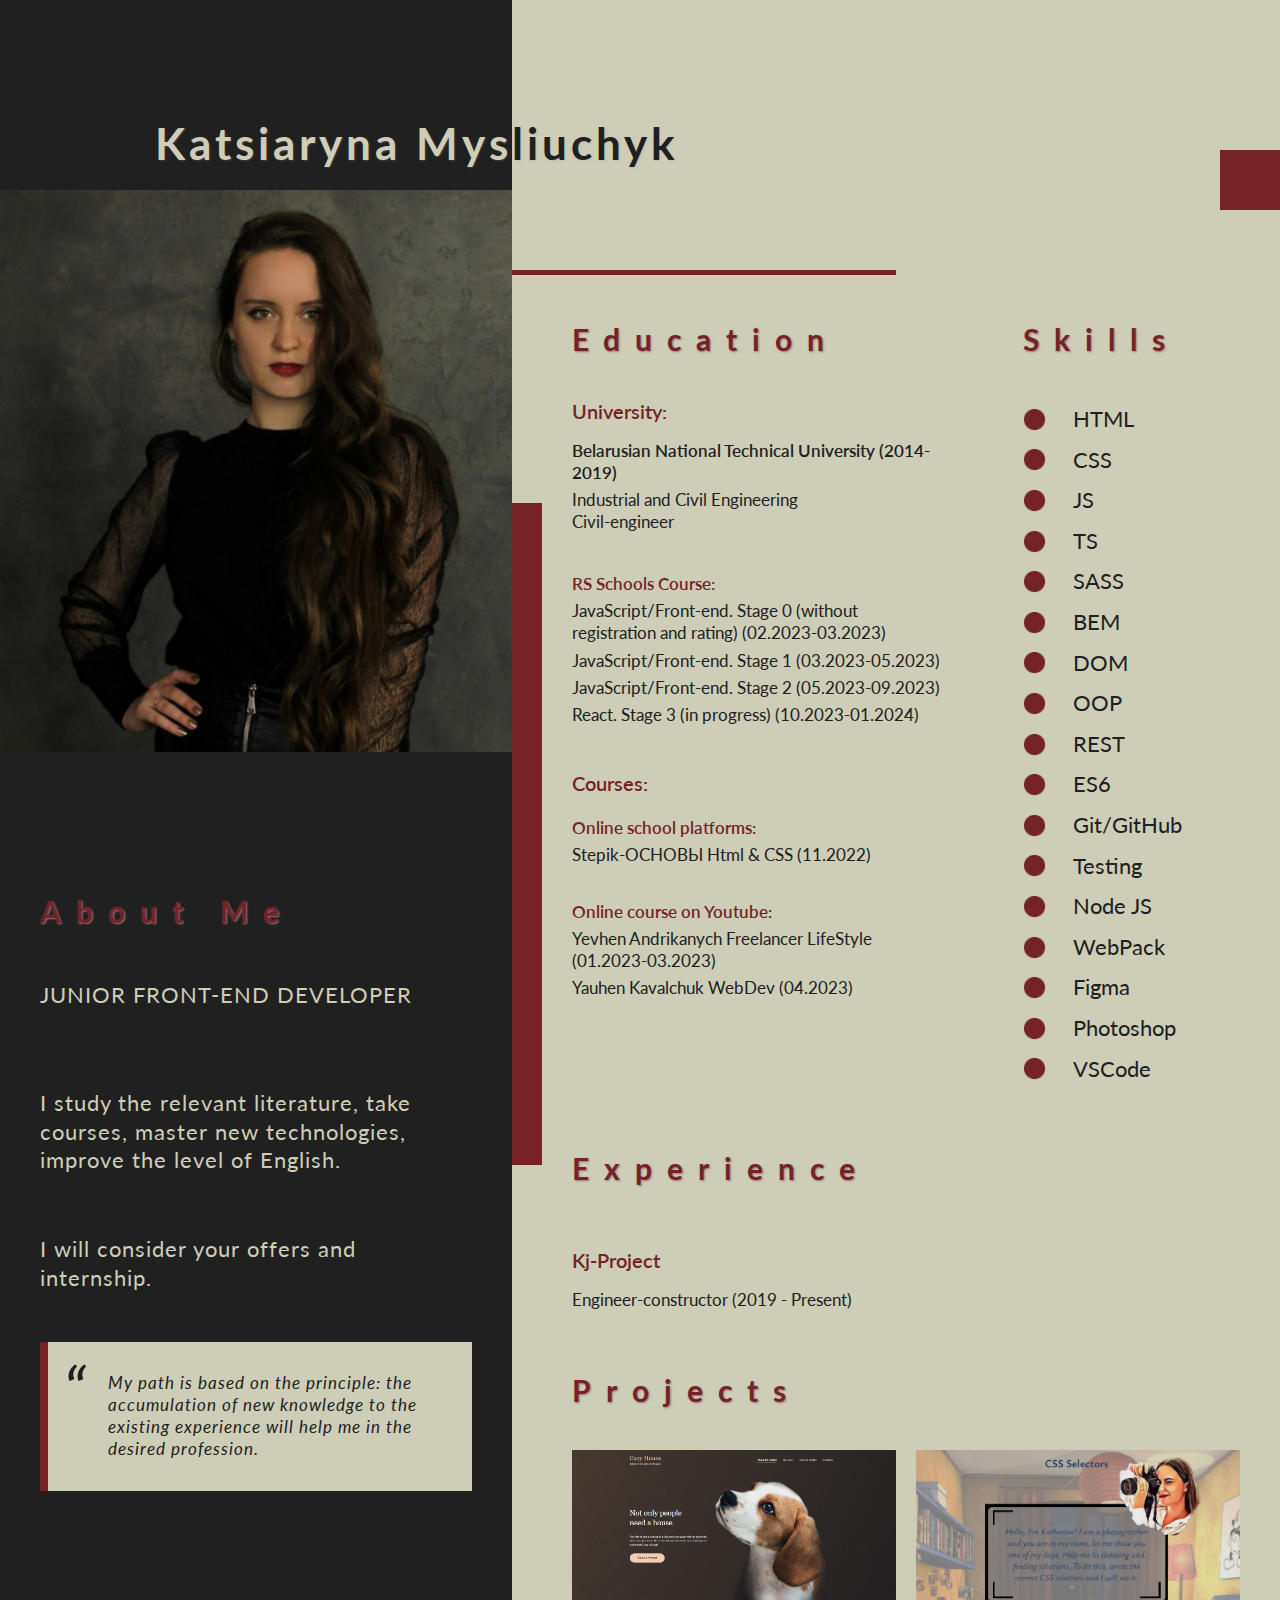
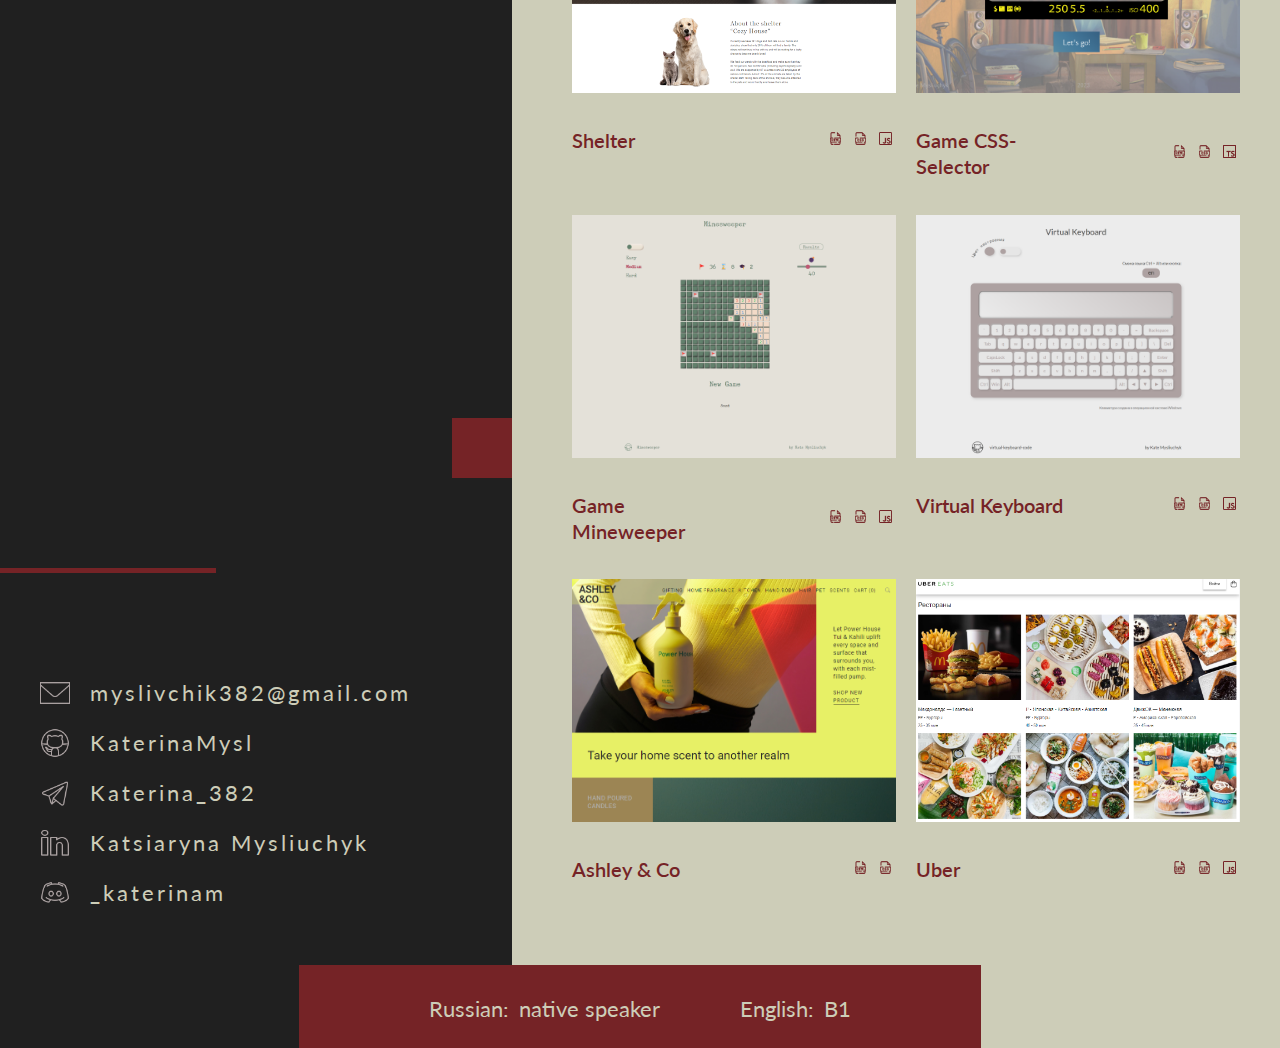
<file: index-печать.html>
<!DOCTYPE html>
<html lang="en">
  <head>
    <meta charset="UTF-8" />
    <meta http-equiv="X-UA-Compatible" content="IE=edge" />
    <meta name="viewport" content="width=device-width, initial-scale=1.0" />
    <title>CV Katsiaryna Mysliuchyk</title>
    <link
      href="https://fonts.googleapis.com/css?family=Lato:regular,600&amp;display=swap"
      rel="stylesheet"
    />
    <link rel="stylesheet" href="css/style.css" />
    <link rel="icon" href="img/favicon.png">
  </head>

  <body>
    <div class="wrapper">
      
      <main class="content">
        <section class="content__personname personname">
          <h1 class="personname__textblock">
            <span class="personname__light light">Katsiaryna Mys</span
            ><span class="personname__dark dark">liuchyk</span>
          </h1>
        </section>
        <div class="content__block">
          <div class="content__column1">
            <section class="content__me me">
              <div class="me__photo">
                <img src="img/IMG.jpg" alt="photo" />
              </div>
              <div class="me__info info">
                <h2 id="About" class="me__title title">About Me</h2>
                <p class="me__subtitle subtitle">junior front-end developer</p>
                <p class="me__light light">
                 I study the
                  relevant literature, take courses, master new technologies,
                  improve the level of English. 
                </p>
                <p class="me__light light">
                  I will consider your offers and internship.
                </p>
                <blockquote>
                  My path is based on the principle: the accumulation of new
                  knowledge to the existing experience will help me in the
                  desired profession.
                </blockquote>
              </div>
            </section>
            <div id="Contact" class="content__contact contact">
              <div class="contact__block">
                <div class="contact__link light">
                  <img src="img/mail.png" alt="E-mail" />
                  myslivchik382@gmail.com
                </div>
              </div>
              <div class="contact__block">
                <div class="contact__link light">
                  <a href="https://github.com/KaterinaMysl"
                    ><img src="img/github.png" alt="GitHub" /> KaterinaMysl</a
                  >
                </div>
              </div>
              <div class="contact__block">
                <div class="contact__link light">
                  <a href="https://t.me/Katerina_382">
                    <img src="img/telegram.png" alt="Telegram" /> Katerina_382
                  </a>
                </div>
              </div>
              <div class="contact__block">
                <div class="contact__link light">
                  <a href="https://www.linkedin.com/in/katsiaryna-m-89393a248/"
                    ><img src="img/linkedin.png" alt="LinkedIn" /> Katsiaryna
                    Mysliuchyk</a
                  >
                </div>
              </div>
              <div class="contact__block">
                <div class="contact__link light">
                  <img src="img/discord.png" alt="Discord" />
                  _katerinam
                </div>
              </div>
            </div>
          </div>
          <div class="content__column2">
            <div class="content__box">
              <div class="content__column3">
                <section class="content__education education">
                  <div class="education__info info">
                    <h2 id="Education" class="education__title title">
                      Education
                    </h2>
                    <div class="education__univer">
                      <h3 class="education__medium-title medium-title medium">
                        University:
                      </h3>
                      <ul>
                        <li class="education__bolt-title">
                          Belarusian National Technical University (2014-2019)
                          <ul>
                            <li class="education__dark dark">
                              Industrial and Civil Engineering <br />
                              Civil-engineer
                            </li>
                          </ul>
                        </li>
                        <li class="education__medium-title medium-title medium">
                          RS Schools Course:
                          <ul>
                            <li class="education__dark dark">
                              <a href="https://rs.school/js-stage0/"
                                >JavaScript/Front-end. Stage 0 (without
                                registration and rating) (02.2023-03.2023)</a
                              >
                            </li>
                            <li class="education__dark dark">
                              <a href="https://rs.school/js/"
                                >JavaScript/Front-end. Stage 1 (03.2023-05.2023)
                              </a>
                            </li>
                            <li class="education__dark dark">
                              <a href="https://rs.school/js/"
                                >JavaScript/Front-end. Stage 2
                                (05.2023-09.2023)</a
                              >
                            </li>
                            <li class="education__dark dark">
                              <a href="https://rs.school/react/"
                                >React. Stage 3 (in progress)
                                (10.2023-01.2024)</a
                              >
                            </li>
                          </ul>
                        </li>
                      </ul>
                    </div>
                    <div class="education__courses">
                      <h3 class="education__medium-title medium-title medium">
                        Courses:
                      </h3>
                      <ul>
                        <li class="education__medium-title medium-title medium">
                          Online school platforms:
                          <ul>
                            <li class="education__dark dark">
                              <a href="https://stepik.org/catalog"
                                >Stepik-ОСНОВЫ Html & CSS (11.2022)</a
                              >
                            </li>
                          </ul>
                        </li>
                        <li class="education__medium-title medium-title medium">
                          Online course on Youtube:
                          <ul>
                            <li class="education__dark dark">
                              <a
                                href="https://www.youtube.com/c/FreelancerLifeStyle?app=desktop"
                              >
                                Yevhen Andrikanych Freelancer LifeStyle
                                (01.2023-03.2023)</a
                              >
                            </li>
                            <li class="education__dark dark">
                              <a
                                href="https://www.youtube.com/@YauhenKavalchuk/featured"
                              >
                                Yauhen Kavalchuk WebDev (04.2023)
                              </a>
                            </li>
                          </ul>
                        </li>
                      </ul>
                    </div>
                  </div>
                </section>
              </div>
              <div class="content__column4">
                <section id="Skills" class="content__skills skills">
                  <div class="skills__info info">
                    <h2 class="skills__title title">Skills</h2>
                    <div class="skills__name">
                      <ul>
                        <li>HTML</li>
                        <li>CSS</li>
                        <li>JS</li>
                        <li>TS</li>
                        <li>SASS</li>
                        <li>BEM</li>
                        <li>DOM</li>
                        <li>OOP</li>
                        <li>REST</li>
                        <li>ES6</li>
                        <li>Git/GitHub</li>
                        <li>Testing</li>
                        <li>Node JS</li>
                        <li>WebPack</li>
                        <li>Figma</li>
                        <li>Photoshop</li>
                        <li>VSCode</li>
                      </ul>
                    </div>
                  </div>
                </section>
              </div>
            </div>
            <section id="Experience" class="content__experience experience">
              <div class="experience__info info">
                <h2 class="experience__title title">Experience</h2>
                <div class="experience__work">
                  <h3 class="experience__name medium-title medium">
                    Kj-Project
                  </h3>
                  <div class="experience__courses">
                    Engineer-constructor (2019 - Present) 
                  </div>
                </div>
              </div>
            </section>
            <section id="Projects" class="content__projects projects">
              <div class="projects__info info">
                <h2 class="projects__title title">Projects</h2>
                <div class="projects__block">
                  <div class="projects__block-item">
                    <a
                      href="https://rolling-scopes-school.github.io/katerinamysl-JSFE2023Q1/shelter/pages/main/index.html"
                      target="_blank"
                    >
                      <div class="projects__item-photo">
                        <img
                          src="img/227746522-a8833b1d-51df-437c-b142-afd39fb72f55.png"
                          alt="Sheltor"
                        />
                      </div>
                      <div class="projects__item-description">
                        <h3 class="projects__item-title medium-title medium">
                          Shelter
                        </h3>
                        <div class="projects__item-instrument">
                          <img src="img/html.png" alt="html" />
                          <img src="img/css.png" alt="css" />
                          <img src="img/js.png" alt="js" />
                        </div>
                      </div>
                    </a>
                  </div>
                  <div class="projects__block-item">
                    <a
                      href="https://rolling-scopes-school.github.io/katerinamysl-JSFE2023Q1/RSS-CSS-Selectors/"
                      target="_blank"
                    >
                      <div class="projects__item-photo">
                        <img src="img/CSS-Selector.png" alt="CSS-Selector" />
                      </div>
                      <div class="projects__item-description">
                        <h3 class="projects__item-title medium-title medium">
                          Game CSS-Selector
                        </h3>
                        <div class="projects__item-instrument">
                          <img src="img/html.png" alt="html" />
                          <img src="img/css.png" alt="css" />
                          <img src="img/ts.png" alt="ts" />
                        </div>
                      </div>
                    </a>
                  </div>
                  <div class="projects__block-item">
                    <a
                      href="https://rolling-scopes-school.github.io/katerinamysl-JSFE2023Q1/minesweeper/"
                      target="_blank"
                    >
                      <div class="projects__item-photo">
                        <img src="img/mineweeper.png" alt="Mineweeper" />
                      </div>
                      <div class="projects__item-description">
                        <h3 class="projects__item-title medium-title medium">
                          Game Mineweeper
                        </h3>
                        <div class="projects__item-instrument">
                          <img src="img/html.png" alt="html" />
                          <img src="img/css.png" alt="css" />
                          <img src="img/js.png" alt="js" />
                        </div>
                      </div>
                    </a>
                  </div>
                  <div class="projects__block-item">
                    <a
                      href="https://katerinamysl.github.io/virtual-keyboard/"
                      target="_blank"
                    >
                      <div class="projects__item-photo">
                        <img src="img/keyboard.png" alt="Keyboard" />
                      </div>
                      <div class="projects__item-description">
                        <h3 class="projects__item-title medium-title medium">
                          Virtual Keyboard
                        </h3>
                        <div class="projects__item-instrument">
                          <img src="img/html.png" alt="html" />
                          <img src="img/css.png" alt="css" />
                          <img src="img/js.png" alt="js" />
                        </div>
                      </div>
                    </a>
                  </div>
                  <div class="projects__block-item">
                    <a
                      href="https://katerinamysl.github.io/Ashley_Co/"
                      target="_blank"
                    >
                      <div class="projects__item-photo">
                        <img src="img/ashley.png" alt="Ashley & Co" />
                      </div>
                      <div class="projects__item-description">
                        <h3 class="projects__item-title medium-title medium">
                          Ashley &amp; Co
                        </h3>
                        <div class="projects__item-instrument">
                          <img src="img/html.png" alt="html" />
                          <img src="img/css.png" alt="css" />
                        </div>
                      </div>
                    </a>
                  </div>
                  <div class="projects__block-item">
                    <a
                      href="https://katerinamysl.github.io/Uber/"
                      target="_blank"
                    >
                      <div class="projects__item-photo">
                        <img src="img/Uber.png" alt="uber" />
                      </div>
                      <div class="projects__item-description">
                        <h3 class="projects__item-title medium-title medium">
                          Uber
                        </h3>
                        <div class="projects__item-instrument">
                          <img src="img/html.png" alt="html" />
                          <img src="img/css.png" alt="css" />
                          <img src="img/js.png" alt="js" />
                        </div>
                      </div>
                    </a>
                  </div>
                </div>
              </div>
            </section>
          
          </div>
        </div>
      </main>
      <footer id="Languages" class="footer">
        <div class="footer__box">
          <div class="footer__row light">
            <div class="footer__language">
              <div class="footer__name">Russian:</div>
              <div class="footer__point">native speaker</div>
            </div>
            <div class="footer__language">
              <div class="footer__name">English:</div>
              <div class="footer__point">B1</div>
            </div>
          </div>
        </div>
      </footer>
    </div>
  </body>
</html>
</file>
<file: css/style.css>
* {
  padding: 0;
  margin: 0;
  border: 0;
  box-sizing: border-box;
}
ul li {
  list-style: none;
}
a,
a:visited {
  text-decoration: none;
  color: inherit;
}
a:hover {
  text-decoration: none;
  color: inherit;
}
html,
body {
  height: 100%;
  line-height: 1.3;
  font-size: 17px;
  color: rgb(32, 32, 32);
  font-weight: 400;
  font-family: lato;
}
.wrapper {
  min-height: 100%;
  overflow: hidden;
  display: flex;
  flex-direction: column;
  position: relative;
  background: #cdcdb8;
}
.title {
  margin: 60px 0px 40px 0px;
  color: #752326;
  -webkit-text-fill-color: rgb(117, 35, 38);
  letter-spacing: 15px;
  text-shadow: 1px 1px 2px #967879;
  font-size: 30px;
  position: relative;
}
.title:hover {
  color: #262121;
}
.me__info .subtitle {
  color: #cdcdb8;
  font-size: 22px;
  text-transform: uppercase;
  padding-bottom: 70px;
}
.light {
  color: #cdcdb8;
  font-size: 22px;
}
.medium {
  color: #752326;
  font-weight: 600;
}
.dark {
  color: #202020;
}
.header {
  position: fixed;
  width: 60%;
  right: 0;
  top: 0;
  z-index: 50;
  background: #752326d3;
}
.header__menu {
  display: flex;
  justify-content: right;
  align-items: center;
  height: 100%;
  padding: 0px 28px 0px 28px;
}
.menu {
}
.menu__list {
  display: flex;
  flex-wrap: wrap;
  padding: 15px 0px 15px 0px;
  align-items: center;
  justify-content: center;
}
.menu__list li:hover {
  color: rgb(32, 32, 32);
}
.menu__item {
  padding: 0px 10px 0px 10px;
}
.menu__link {
}
.projects__item-title {
  width: 50%;
}
@media screen and (max-width: 1150px) {
  .header {
    width: 100%;
  }
  .menu__list {
    font-size: 18px;
  }
  .header__menu {
    justify-content: center;
  }
  .title {
    margin: 40px 0px 30px 0px;
    color: #752326;
    letter-spacing: 15px;
    text-shadow: 1px 1px 2px #967879;
    font-size: 30px;
    position: relative;
  }
}
.content {
  display: flex;
  flex-direction: row;
  flex: 1 1 auto;
  min-height: 100%;
}
.personname__textblock .dark {
  top: 115px;
  position: absolute;
  left: 40%;
  text-shadow: 1px 1px 2px #afacac86;
  font-size: 44px;
  letter-spacing: 4px;
}
.personname__textblock .light {
  top: 115px;
  position: absolute;
  right: 60%;
  text-shadow: 1px 1px 2px #7054557d;
  font-size: 44px;
  z-index: 50;
  letter-spacing: 4px;
}
@media screen and (max-width: 1150px) {
  .personname__textblock {
    /* position: absolute; */
    margin: 0 auto;
    /* width: 1400px; */
    text-align: center;
    left: 55%;
  }
  .personname__textblock,
  .personname__textblock .light,
  .personname__textblock .dark {
    position: absolute;
    top: 55px;
    font-size: 24px;
    color: #cdcdb8;
    z-index: 10;
    letter-spacing: 1px;
    text-align: center;
  }

  .personname__textblock .light {
    min-width: 180px;
  }
}

@media screen and (max-width: 640px) {
  .personname__textblock {
    left: 60%;
  }
}
@media screen and (max-width: 400px) {
  .personname__textblock {
    left: 65%;
  }
  .personname__textblock,
  .personname__textblock .light,
  .personname__textblock .dark {
    font-size: 22px;
    top: 65px;
  }
  .personname__textblock .light {
    min-width: 165px;
  }
}

.content__block {
  display: flex;
  height: 100%;
  width: 100%;
}
.content__column1 {
  flex: 1 0 40%;
  background: #202020;
  padding: 0px 40px 0px 40px;
  display: flex;
  flex-direction: column;
  min-height: 100%;
  position: relative;
}
.content__column1:after {
  content: "";
  position: absolute;
  left: 100%;
  top: 19%;
  width: 30px;
  height: 25%;
  background-color: #752326;
}
.content__column2 {
  flex: 1 0 60%;
  padding: 0px 40px 0px 60px;
  position: relative;
}
.content__column2:before {
  content: "";
  position: absolute;
  left: 0px;
  top: 270px;
  width: 50%;
  height: 5px;
  background-color: #752326;
}
.content__column2:after {
  content: "";
  position: absolute;
  right: 0px;
  top: 150px;
  width: 60px;
  height: 60px;
  background-color: #752326;
}
@media screen and (max-width: 1150px) {
  .content__block {
    display: flex;
    flex-direction: column;
  }
  .content__column2:before {
    top: 90px;
  }
  .content__column2:after {
    top: 20px;
    height: 50px;
  }
  .content__column2 {
    padding: 0px 40px 0px 40px;
  }
}
.content__me {
  flex: 1 1 auto;
}
.me__photo {
  margin: 190px -40px 0px -40px;
  position: relative;
  padding-bottom: 130%;
}
.me__photo img {
  position: absolute;
  left: 0;
  top: 0;
  width: 100%;
  height: 100%;
  object-fit: cover;
}
.me__info {
  padding: 80px 0px 0px 0px;
  letter-spacing: 1px;
}
.me__info p {
  padding: 10px 0px 50px 0px;
  z-index: 70;
}
@media screen and (max-width: 1150px) {
  .me__info {
    padding: 20px 0px 0px 0px;
  }
  .me__info p {
    padding: 10px 0px 30px 0px;
    z-index: 70;
  }
  .me__photo {
    display: flex;

    margin: 0px auto;
    margin-top: 190px;
    height: 300px;
    width: 200px;
    position: relative;
    padding-bottom: 10px;
  }
  .me__photo img {
    position: absolute;
    left: 0;
    top: 0;
    object-fit: cover;
  }
}
blockquote {
  color: #202020;
  padding: 30px 30px 30px 60px;
  border-left: 8px solid #752326;
  position: relative;
  background-color: #cdcdb8;
  font-style: italic;
  z-index: 70;
}
blockquote:before {
  content: "\201C";
  color: #202020;
  font-size: 65px;
  position: absolute;
  left: 15px;
  top: 5px;
}
.contact {
  padding: 0px 0px 130px 0px;
  position: relative;
}
@media screen and (max-width: 1150px) {
  .contact {
    padding: 40px 0px 30px 0px;
  }
  .contact__link {
    font-size: 16px;
    letter-spacing: 0.5px;
  }
  .contact__link img {
    padding: 0px 5px 0px 0px;
  }
}
.contact:before {
  content: "";
  position: absolute;
  left: -40px;
  top: -100px;
  width: 50%;
  height: 5px;
  background-color: #752326;
}
.contact:after {
  content: "";
  position: absolute;
  right: -40px;
  top: -250px;
  width: 60px;
  height: 60px;
  background-color: #752326;
}
.contact__block {
  display: flex;
  padding: 10px 0px 10px 0px;
}
.contact__link img {
  width: 50px;
  padding: 0px 20px 0px 0px;
  justify-content: center;
  align-items: center;
}
.contact__link {
  display: flex;
  justify-content: right;
  align-items: center;
  letter-spacing: 3px;
  color: #cdcdb8;
}
.contact__link a {
  display: flex;
  align-items: center;
}
.contact__link img:hover {
  -webkit-animation: none;
  -webkit-transform: scale(1.1);
  animation: none;
  transform: scale(1.1);
  color: #4e4e48;
}
.contact__link:hover {
  color: #4e4e48;
}
.content__box {
  display: flex;
  padding: 260px 0px 0px 0px;
}
@media screen and (max-width: 1150px) {
  .content__box {
    padding: 80px 0px 0px 0px;
    display: flex;
    flex-direction: column;
  }
  .content__column3 {
    margin: 0px -30px 0px 0px;
  }
  .content__skills {
    margin: 0px 0px 0px -30px;
  }
  .contact__link {
    letter-spacing: 1px;
  }
  .contact__link img {
    width: 35px;
    padding: 0px 10px 0px 0px;
    justify-content: center;
    align-items: center;
  }
  .title {
    letter-spacing: 5px;
  }
}
.content__column3 {
  flex: 1 1 60%;
  padding: 0px 30px 0px 0px;
}
.content__column3 a:hover,
.content__column3 a:hover * {
  color: rgb(179, 30, 35);
}
.content__column4 {
  flex: 1 1 40%;
}
.education__bolt-title {
  font-weight: 600;
  padding: 0px 0px 20px 0px;
}
.content__education {
}
.education__medium-title {
  padding: 0px 0px 10px 0px;
}
.education__info h3 {
  padding-top: 0px;
}
.education__courses h3 {
  padding: 30px 0px 0px 0px;
}
.education__courses {
}
.medium-title {
  padding: 20px 0px 15px 0px;
}
.top-list {
  color: #752326;
  font-weight: 600;
}
.education__dark {
  font-weight: 400;
  padding: 5px 0px 0px 0px;
}
.content__skills {
  padding: 0px 0px 0px 50px;
}
.rs li {
  margin-top: 7px;
}
.skills ul li {
  padding: 6px 0 6px 50px;
  background-image: url(../img/circle.png);
  background-repeat: no-repeat;
  background-position: left center;
  background-size: 23px;
  font-size: 22px;
}
@media screen and (max-width: 1150px) {
  .skills__name ul {
    display: flex;
    flex-wrap: wrap;
    justify-content: center;
  }
  .skills__name ul li {
    background-size: 15px;
    padding: 5px 29px 5px 22px;
  }
}
.content__projects {
  padding: 0px 0px 150px 0px;
}

/* .content__code {
  padding: 0px 0px 130px 0px;
}
.code__name {
  padding: 0px 0px 30px 0px;
}
.code__text code {
  display: flex;
  font-style: italic;
  background-color: #202020;
  color: #cdcdb8;
  padding: 20px;
  font-size: 15px;
  box-shadow: 5px 5px 10px #1d1818c7;
  justify-content: left;
  white-space: pre-wrap;
} */
.projects__block {
  display: grid;
  grid-template-columns: 1fr 1fr;
  gap: 20px;
}
@media screen and (max-width: 650px) {
  .projects__block {
    display: grid;
    grid-template-columns: 1fr;
    gap: 20px;
  }
  /* .content__code {
    padding: 0px 0px 180px 0px;
  } */
}
.projects__block-item {
  display: flex;
  flex-direction: column;
  min-height: 100%;
}
.projects__item-photo {
  position: relative;
  padding-bottom: 75%;
}
.projects__item-photo img {
  position: absolute;
  left: 0;
  top: 0;
  width: 100%;
  height: 100%;
  object-fit: cover;
}
.projects__block-item:hover {
  -webkit-animation: none;
  -webkit-transform: scale(1.01);
  animation: none;
  transform: scale(1.01);
  opacity: 0.9;
}
.projects__block-item h3:hover {
  text-decoration: underline;
}
.projects__item-photo:hover {
  box-shadow: 1px 1px 8px #35333386;
  overflow: hidden;
}
.projects__item-description {
  display: flex;
  justify-content: space-between;
  padding: 15px 0px 0px 0px;
}
.projects__item-git {
  display: flex;
  align-items: center;
  padding: 0px 3px 0px 3px;
}
.projects__item-git img {
  width: 27px;
}
.projects__item-instrument {
  display: flex;
  justify-content: right;
  align-items: center;
  align-content: center;
  justify-content: center;
  gap: 4px;
  flex-wrap: wrap;
}
.projects__item-instrument img {
  /* width: 45px; */
  height: 15px;
  padding: 0px 3px 0px 3px;
}
.footer {
  position: absolute;
  bottom: 0px;
  left: 0px;
  width: 100%;
  z-index: 50;

}
.footer__box {
  display: flex;
  justify-content: center;
  align-items: center;
}
.footer__row {
  display: flex;
  background: #752326;
  padding: 20px 90px 20px 90px;
}
.footer__language {
  display: flex;
  justify-content: center;
  align-items: center;
  padding: 0px 35px 0px 35px;
}
.footer__name {
  padding: 10px 5px 5px 5px;
}
.footer__point {
  padding: 10px 5px 5px 5px;
}

@media screen and (max-width: 750px) {
  .footer__language {
    display: flex;
    flex-wrap: wrap;
    align-content: flex-start;
    padding: 0px 15px 0px 15px;
    font-size: 15px;
  }
  .footer__box {
    display: flex;
    justify-content: center;
    align-items: center;
    justify-content: space-around;
    background: #752326;
  }
  .footer__row {
    display: flex;
    background: #752326;
    padding: 20px 20px 20px 20px;
    justify-content: space-around;
  }
}
</file>
